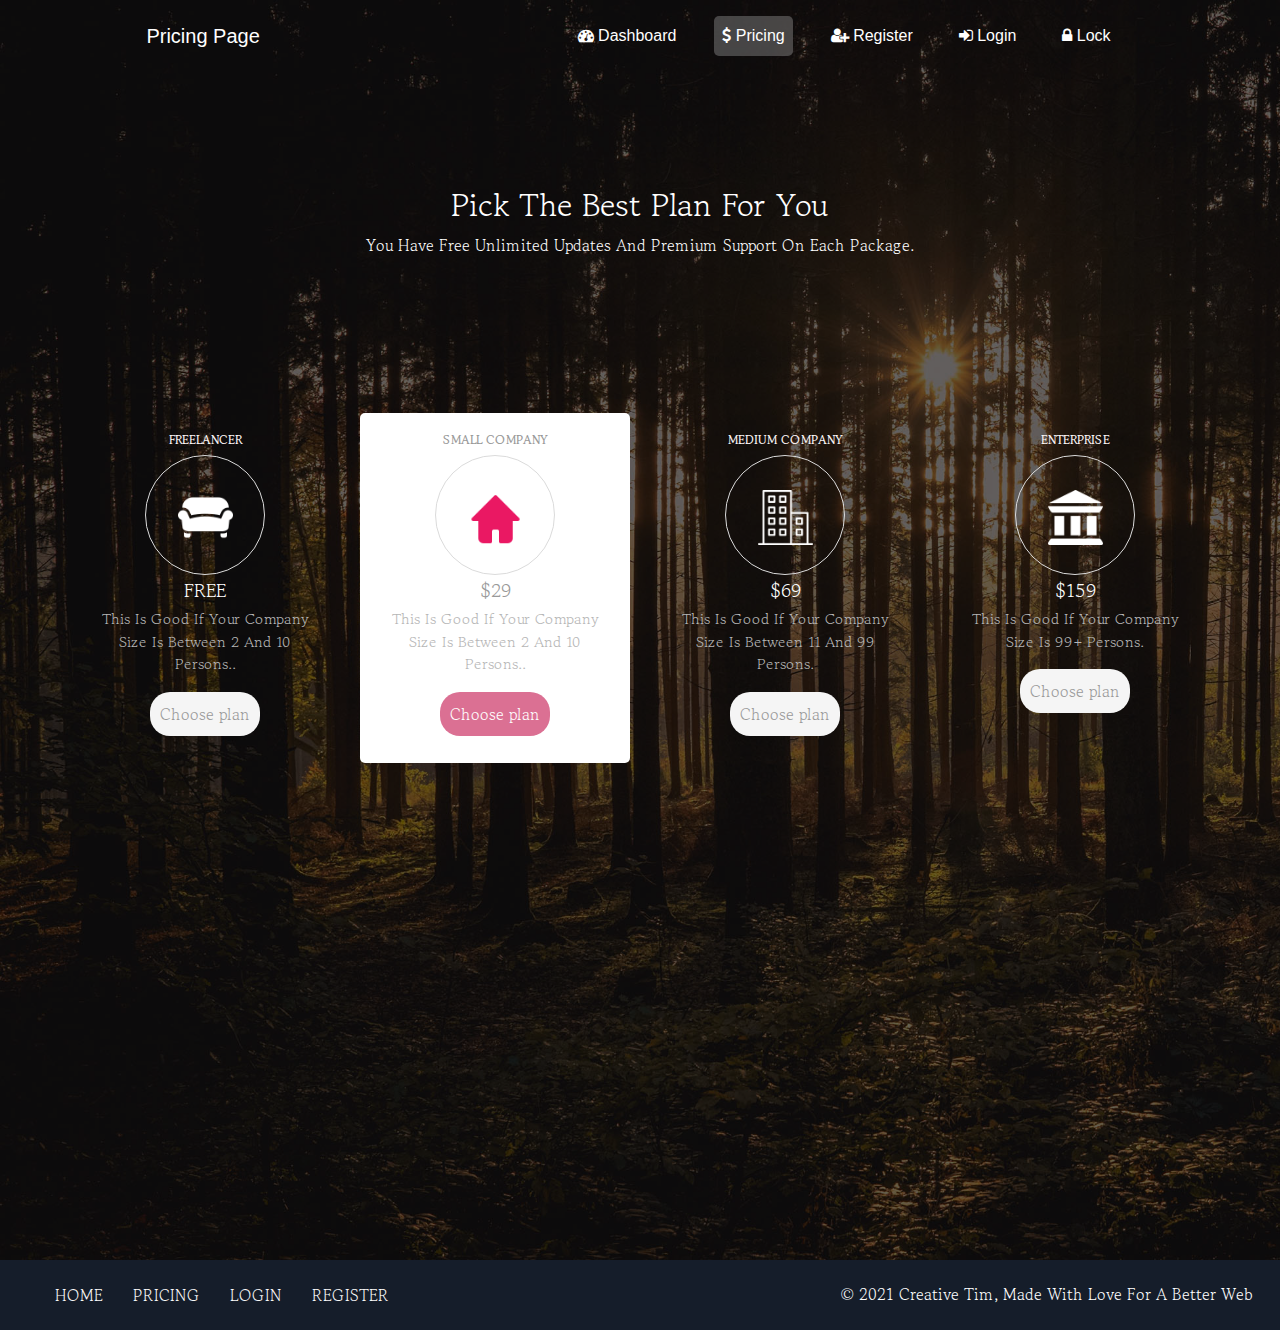
<file: Preeti_Mini-Project/pricing.html>
<!DOCTYPE html>
<html>
<head>
	<meta charset="utf-8">
	<meta name="viewport" content="width=device-width, initial-scale=1">
	<title>COMMON PROJECT</title>
	<link rel="stylesheet" type="text/css" href="../css/bootstrap.min.css">
	<script type="text/javascript" src="../js/popper.min.js"></script>
	<script type="text/javascript" src="../js/bootstrap.min.js"></script>
	<link rel="stylesheet" type="text/css" href="../css/pricing.css">
    <link href="https://fonts.googleapis.com/css2?family=Gowun+Batang&family=Playfair+Display&family=Ubuntu:wght@700&display=swap" rel="stylesheet">
	<link rel="stylesheet" href="font-awesome-4.7.0/css/font-awesome.min.css">
</head>
<body>
<body>
    <body>
    <div class="main-div ">
        <div class="overlay">
        <nav class="navbar navbar-expand-lg p-2">
            <div class="container-fluid">
                <a class="navbar-brand" href="pricing.html">Pricing page</a>
                <button class="navbar-toggler" type="button" data-bs-toggle="collapse" data-bs-target="#navbarNav"
                    aria-controls="navbarNav" aria-expanded="false" aria-label="Toggle navigation">
                    <span class="navbar-toggler-icon"><i class="fa fa-bars" aria-hidden="true"></i></span>
                </button>
                <div class="collapse navbar-collapse" id="navbarNav">
                    <ul class="navbar-nav">
                        <li class="nav-item">
                            <a class="nav-link" aria-current="page" href="index.html"><i class="fa fa-tachometer"
                                    aria-hidden="true"></i>
                                Dashboard</a>
                        </li>
                        <li class="nav-item ">
                            <a class="nav-link active" href="pricing.html"><i class="fa fa-usd" aria-hidden="true"></i>
                                Pricing </a>
                        </li>
                        <li class="nav-item">
                            <a class="nav-link" href="register.html"><i class="fa fa-user-plus" aria-hidden="true"></i>
                                Register</a>
                        </li>
                        <li class="nav-item ">
                            <a class="nav-link" href="login.html"><i class="fa fa-sign-in" aria-hidden="true"></i>
                                Login</a>
                        </li>
                        <li class="nav-item">
                            <a class="nav-link" href="#"><i class="fa fa-lock" aria-hidden="true"></i>
                                Lock </a>
                        </li>
                    </ul>
                </div>
            </div>
        </nav>
        <!-- first-section -->
        <div class="d-flex flex-column justify-content-center h-25 align-items-center flex-lg-row flex-sm-column flex-md-column">
            <div>
                <h2 class="text-center">Pick the best plan for you</h2>
                <p class="text-center">You have Free Unlimited Updates and Premium Support on each package.</p>
            </div>
        </div>
        <div class="d-flex flex-column justify-content-lg-center m-3 align-items-center flex-lg-row flex-sm-column flex-md-column">
            <div class="child-flex">
                <h3>FREELANCER</h3>
                <div class="icon align-items-center justify-content-center ms-auto me-auto">
                    <img class="img-icon" src="../css/COMMON_PROJECT/sofa.png" alt="">
                </div>
                <h2>FREE</h2>
                <p>This is good if your company size is between 2 and 10 Persons..</p>
                <button>Choose plan</button>
            </div>
            <div class="child-flex act">
                <h3>SMALL COMPANY</h3>
                <div class="icon align-items-center justify-content-center ms-auto me-auto">
                    <img class="img-icon" src="../css/COMMON_PROJECT/home.png" alt="">
                </div>
                <h2>$29</h2>
                <p>This is good if your company size is between 2 and 10 Persons..</p>
                <button>Choose plan</button>
            </div>
            <div class="child-flex">
                <h3>MEDIUM COMPANY</h3>
                <div class="icon align-items-center justify-content-center ms-auto me-auto">
                    <img class="img-icon" src="../css/COMMON_PROJECT/condo.png" alt="">
                </div>
                <h2>$69</h2>
                <p>This is good if your company size is between 11 and 99 Persons.</p>
                <button>Choose plan</button>
            </div>
            <div class="child-flex">
                <h3>ENTERPRISE</h3>
                <div class="icon align-items-center justify-content-center ms-auto me-auto">
                    <img class="img-icon" src="../css/COMMON_PROJECT/bank.png" alt="">
                </div>
                <h2>$159</h2>
                <p>This is good if your company size is 99+ persons.</p>
                <button>Choose plan</button>
            </div>
        </div>
    </div>


      <!-- footer -->
    <footer class="d-flex justify-content-between align-items-center p-2 footer ">
        <ul>
            <li><a href="index.html">HOME</a></li>
            <li><a href="pricing.html">PRICING</a></li>
            <li><a href="login.html">LOGIN</a></li>
            <li><a href="register.html">REGISTER</a></li>
        </ul>
        <div class="copyright-text">
            <h6>© 2021 Creative Tim, made with love for a better web</h6>
        </div>
    </footer>

   

    </div>
</body>

</body>
</html>
</file>
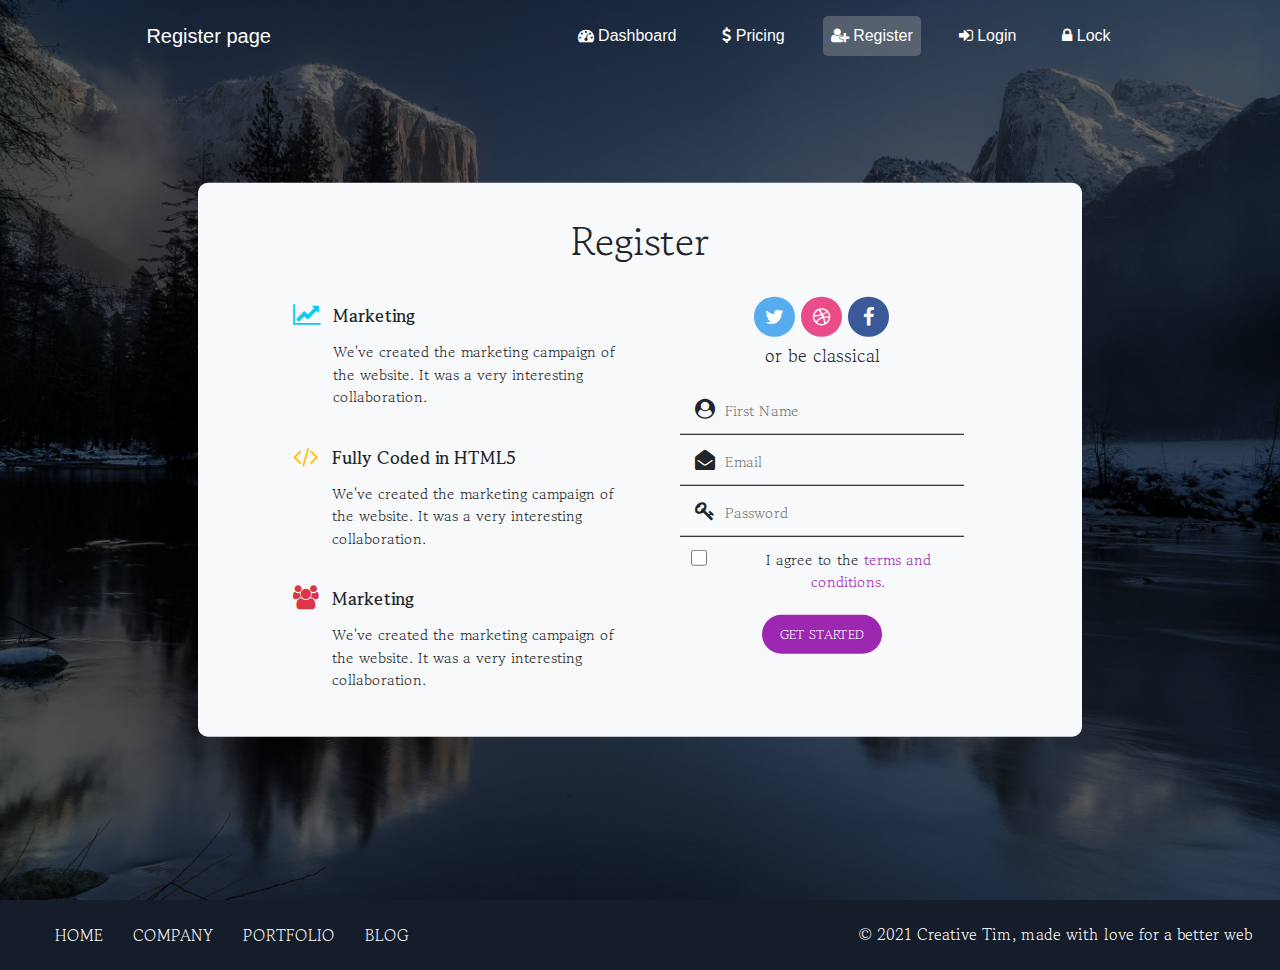
<file: Preeti_Mini-Project/register.html>
<!DOCTYPE html>
<html>
<head>
	<meta charset="utf-8">
	<meta name="viewport" content="width=device-width, initial-scale=1">
	<title>COMMON PROJECT</title>
	<link rel="stylesheet" type="text/css" href="../css/bootstrap.min.css">
	<script type="text/javascript" src="../js/popper.min.js"></script>
	<script type="text/javascript" src="../js/bootstrap.min.js"></script>
	<link rel="stylesheet" type="text/css" href="../css/register.css">
    <link href="https://fonts.googleapis.com/css2?family=Gowun+Batang&family=Playfair+Display&family=Ubuntu:wght@700&display=swap" rel="stylesheet">
	<link rel="stylesheet" href="font-awesome-4.7.0/css/font-awesome.min.css">
</head>
<body>
<body>
   <div class="main-div">
        <div class="overlay">
            <nav class="navbar navbar-expand-lg p-2">
                <div class="container-fluid">
                    <a class="navbar-brand" href="register.html">Register page</a>
                    <button class="navbar-toggler" type="button" data-bs-toggle="collapse" data-bs-target="#navbarNav"
                        aria-controls="navbarNav" aria-expanded="false" aria-label="Toggle navigation">
                        <span class="navbar-toggler-icon"><i class="fa fa-bars" aria-hidden="true"></i></span>
                    </button>
                    <div class="collapse navbar-collapse" id="navbarNav">
                        <ul class="navbar-nav">
                            <li class="nav-item">
                                <a class="nav-link" aria-current="page" href="index.html"><i class="fa fa-tachometer"
                                        aria-hidden="true"></i>
                                    Dashboard</a>
                            </li>
                            <li class="nav-item">
                                <a class="nav-link" href="pricing.html"><i class="fa fa-usd" aria-hidden="true"></i>
                                    Pricing </a>
                            </li>
                            <li class="nav-item">
                                <a class="nav-link active" href="register.html"><i class="fa fa-user-plus" aria-hidden="true"></i>
                                    Register</a>
                            </li>
                            <li class="nav-item">
                                <a class="nav-link" href="login.html"><i class="fa fa-sign-in" aria-hidden="true"></i>
                                    Login</a>
                            </li>
                            <li class="nav-item">
                                <a class="nav-link" href="#"><i class="fa fa-lock" aria-hidden="true"></i>
                                    Lock </a>
                            </li>
                        </ul>
                    </div>
                </div>
            </nav>
            <!-- ended-nav -->
            <div class="container main-form bg-light">
                <div class="row p-4">
                    <div class="col">
                        <h1 class="text-center">Register</h1>
                    </div>
                </div>
                <div class="row row-cols-2">
                    <div class="col-12 col-lg-6 col-md-12 col-sm-12">
                        <div class="left-cont">
                            <div class="left-icon"><i class="fa fa-line-chart text-info" aria-hidden="true"></i>
                            </div>
                            <div class="sub-content">
                                <h2 class="ms-2">Marketing</h2>
                                <p class="ms-2"> We've created the marketing campaign of the website. It was a very interesting
                                    collaboration.</p>
                            </div>
                        </div>

                        <div class="left-cont">
                            <div class="left-icon"><i class="fa fa-code text-warning " aria-hidden="true"></i>
                            </div>
                            <div class="sub-content">
                                <h2 class="ms-2">Fully Coded in HTML5</h2>
                                <p class="ms-2"> We've created the marketing campaign of the website. It was a very interesting
                                    collaboration.</p>
                            </div>
                        </div>

                        <div class="left-cont">
                            <div class="left-icon"><i class="fa fa-users text-danger" aria-hidden="true"></i>
                            </div>
                            <div class="sub-content">
                                <h2 class="ms-2">Marketing</h2>
                                <p class="ms-2"> We've created the marketing campaign of the website. It was a very interesting
                                    collaboration.</p>
                            </div>

                        </div>
                    </div>
                    <div class="col-12 col-lg-6 col-md-12 col-sm-12">
                        <div class="row abc">
                            <div class="right-icons">
                                <i class="fa fa-twitter" aria-hidden="true"></i>
                                <i class="fa fa-dribbble" aria-hidden="true"></i>
                                <i class="fa fa-facebook" aria-hidden="true"></i>
                            </div>
                            <h3 class="mt-2">or be classical</h3>
                        </div>
                        <div class="row abc m-3">
                            <form action="#">
                                <div class="label col-auto">
                                    <i class="fa fa-user-circle" aria-hidden="true"></i>
                                    <input type="text" placeholder="First Name">
                                </div>
                                <div class="label col-auto">
                                    <i class="fa fa-envelope-open" aria-hidden="true"></i>
                                    <input type="email" placeholder="Email">
                                </div>
                                <div class="label col-auto">
                                    <i class="fa fa-key" aria-hidden="true"></i>
                                    <input type="password" placeholder="Password">
                                </div>
                                <div class="d-flex justify-content-start align-items-baseline checkbox mt-2">
                                    <input type="checkbox">
                                    <p>I agree to the <a href="#"> terms and conditions.</a></p>
                                </div>
                                <button class="btn-btn-primary">GET STARTED</button>
                            </form>
                        </div>
                    </div>
                </div>
            </div>
        </div>
    </div>



    <footer class="d-flex justify-content-between align-items-center p-2 footer ">
        <ul>
            <li><a href="#">HOME</a></li>
            <li><a href="pricing.html">COMPANY</a></li>
            <li><a href="#">PORTFOLIO</a></li>
            <li><a href="#">BLOG</a></li>
        </ul>
        <div class="copyright-text">
            <h6>© 2021 Creative Tim, made with love for a better web</h6>
        </div>
    </footer>

</body>
</body>
</html>
</file>
<file: css/pricing.css>
body {
    margin: 0;
    padding: 0;
    text-transform: capitalize;
    box-sizing: border-box;
    color: white;
    font-family: 'Gowun Batang', serif;
}
.main-div{
    background: url(COMMON_PROJECT/bg-pricing.b1a66687.jpeg), rgba(0,0,0,0.1);
    background-size: cover;
    height: 140vh;
}
@media screen  and (max-width:1110px) {
    .navbar-bg {
        height: 100%;
    } 
}

.navbar {
    background: transparent;
}

.navbar-expand-lg .navbar-collapse {
    justify-content: end;
}

.navbar>.container-fluid {
    width: 80%;
}

.navbar a {
    color: white;
    /* background:transparent; */
    font-family: heebo, sans-serif !important;
}
.nav-item{
    padding: 8px 15px 8px 15px;
}
.overlay{
    width: 100%;
    height: 100%;
    background-color: rgba(0, 0, 0, 0.603);
}
.nav-link{
    color: white;
    border-radius: 5px;
}
.nav-link:hover{
    background-color: rgba(160, 160 , 160, 0.397);
    border-radius: 5px;
    color: white;
}
.active{
    background-color: rgba(160, 160, 160, 0.397);
    border-radius: 5px;
    /* color: white; */
}
.fa-bars{
    color: white;
    margin-top: 5px;
}

.act {
    background-color: white;
    border-radius: 5px;
    color: #999;
}
.act h2{
    color: #999!important;
}
.act h3{
    color: #999!important;
}

.act i {
    border: 1px solid palevioletred !important;
    color: palevioletred !important;
}

.act button {
    background-color: palevioletred !important;
    color: white!important;
}
.navbar-toggler-icon{
    color: white;
    font-weight: bolder;
}


/* first-section */

.child-flex {
    width: 270px;
    height: 350px;
    text-align: center;
    /* background-color: gainsboro; */
    margin: 10px;
    padding: 20px;
    /* box-shadow: -2px 2px 4px 2px rgb(12 12 12);   */
}

.child-flex h3 {
    font-size: 12px;
    font-weight: 600;
    color: rgb(250, 244, 244);
}

.child-flex h2 {
    font-size: 19px;
    margin: 5px;
    color: rgb(253, 253, 253);
}

.child-flex p{
    color: rgb(182, 182, 182);
    font-size: 15px;
}

.icon {
    /* background: aqua; */
    border: 1px solid rgb(219, 219, 219);
    color: white;
    font-size: 42px;
    width: 120px;
    height: 120px;
    margin: 3px;
    padding: 22px;
    border-radius: 50%;
}
.child-flex i {
    border: 1px solid rgb(185, 185, 185) ;
    color: white;
    font-size: 42px;
    width: 120px;
    height: 120px;
    margin: 3px;
    padding-top: 20px !important;
    border-radius: 50%;
}
.img-icon{
    width: 55px !important;
    height: 55px !important;
}

.child-flex button {
    padding: 10px;
    border-radius: 20px;
    border: none;
    background-color: whitesmoke;
    color: #999;
}



/* footer */
footer{
    background-color:rgb(21, 29, 42);
    background-size: cover;
    display: flex;
    margin: 0px;
    width: 100%; 
}

footer ul {
    list-style: none;
    display: flex;
    color: white;
    margin-right: auto!important;
    margin-bottom: 0px;
}

footer h6 {
    color: white;
    width: auto;
    margin-left: auto;
    margin-bottom: 0px;
    margin-right: 20px;
}

footer ul li {
    margin: 15px;
}

footer a {
    text-decoration: none;
    color: rgb(250, 249, 249);
}

@media only screen and (max-width:550px) {
    .navbar {
        width: 100% !important;
    }
    .footer{
        display: block !important;
    }  
}

@media only screen and (max-width:550px) {
    .main-div{
        height: auto !important;
    }
    .navbar>.container-fluid {
        width: 100% !important;
    } 
}
</file>
<file: css/register.css>
* {
    margin: 0%;
    padding: 0%;
    box-sizing: border-box;
    font-family: 'Gowun Batang', serif;
    /* overflow: hidden; */
}

.main-div {
    background-image: url(COMMON_PROJECT/register.2dd199e9.jpeg);
    background-position: center;
    background-repeat: no-repeat;
    /* background-attachment: fixed; */
    background-size: cover;
    height: 100vh !important;
}

.navbar {
    background: transparent;
}

.navbar-expand-lg .navbar-collapse {
    justify-content: end;
}

.navbar>.container-fluid {
    width: 80%;
}

.navbar a {
    color: white;
    /* background:transparent; */
    font-family: heebo, sans-serif !important;
}
.nav-item{
    padding: 8px 15px 8px 15px;
}
.overlay{
    width: 100%;
    height: 100%;
    background-color: rgba(0, 0, 0, 0.603);
}
.nav-link{
    color: white;
    border-radius: 5px;
}
.nav-link:hover{
    background-color: rgba(160, 160 , 160, 0.397);
    border-radius: 5px;
    color: white;
}
.active{
    background-color: rgba(160, 160, 160, 0.397);
    border-radius: 5px;
    /* color: white; */
}
.fa-bars{
    color: white;
    margin-top: 5px;
}





.left-cont {
    display: flex;
    align-items: baseline;
    margin: 5px;
}

.sub-content h2{
    margin-bottom: 15px;
}
.sub-content p{
    font-size: 15px;
    margin-bottom: 30px;
}

.abc {
    font-size: 20px;
    text-align: center;
}

.abc i {
    margin: 0px;
    width: 41px;
    text-align: center;
    padding: 10px;
}

.label {
    border-bottom: 1px solid black;
    display: flex;
    margin: auto;
    /* margin: 5px; */
    padding: 5px;
}

.label input {
    width: 300px;
    background: transparent;
    border: none;
}

input:focus {
    outline: none;
}

.fa-facebook {
    background: #3b5998;
    border-radius: 20px;
    color: white;
}
.fa-twitter{
    background: #55acee;
    color: white;
    border-radius: 20px;
}
.fa-dribbble{
    background: rgb(234,76,137);
    color: white;
    border-radius: 20px;
}

.container {
    width: 69%!important;
    transform: translateY(20%);
    padding: 10px 90px 10px 90px; 
    border-radius: 10px;
}
.left-cont i{
    font-size: x-large;
    margin-right: 5px;
}
h2{
    font-size: 1.1rem;
    font-weight: 600;
}
::placeholder{
    text-transform: capitalize;
    font-size: 15px;
}
h3{
    font-size: 18px;
    margin: 1px;
}
.checkbox p{
    padding-left: 15px;
    font-size: 15px;
}
.checkbox a{
    text-decoration: none;
    color: #9c27b0;
}
input[type="checkbox" i] {
    width: 30px;
    height: 16px;
    margin: 5px;
}

.btn-btn-primary {
    padding: 10px;
    width: 120px;
    margin: 5px;
    /* padding-left: 5px;
    padding-right: 5px; */
    background: #9c27b0;
    color: white;
    font-size: 13px;
    font-weight: 700px !important;
    border: none;
    border-radius: 25px;
}




/* footer */
footer{
    background-color:rgb(21,29,42);
    /* background-position: top; */
    background-size: cover;
}

footer ul {
    list-style: none;
    display: flex;
    color: white;
    margin-right: auto!important;
    margin-bottom: 0px;

}

footer h6 {
    color: white;
    margin-left: auto!important;
    margin-bottom: 0px;
    margin-right: 20px;
}

footer ul li {
    margin: 15px;
}

footer a {
    text-decoration: none;
    color: rgb(250, 249, 249);
}

@media only screen and (max-width:450px) {
    .main-div{
        height: auto !important;
    }
    .navbar>.container-fluid {
        width: 100%;
    }
    .container{
        width: auto !important;
        transform: none;
        margin-left: 10px;
        margin-right: 10px;
    }
    .label input{
        width: auto !important;
    }
    .footer{
        display: block !important;
    }  
  
}
@media only screen and (max-width:550px) {
    .main-div{
        height: auto !important;
    }
    .navbar>.container-fluid {
        width: 100%;
    }
    .container{
        width: auto !important;
        transform: none;
        margin-left: 10px;
        margin-right: 10px;
    }
    .label input{
        width: auto !important;
    }
    .footer{
        display: block !important;
    }
    .copyright-text{
        margin-left: auto;
    }    
}
</file>
